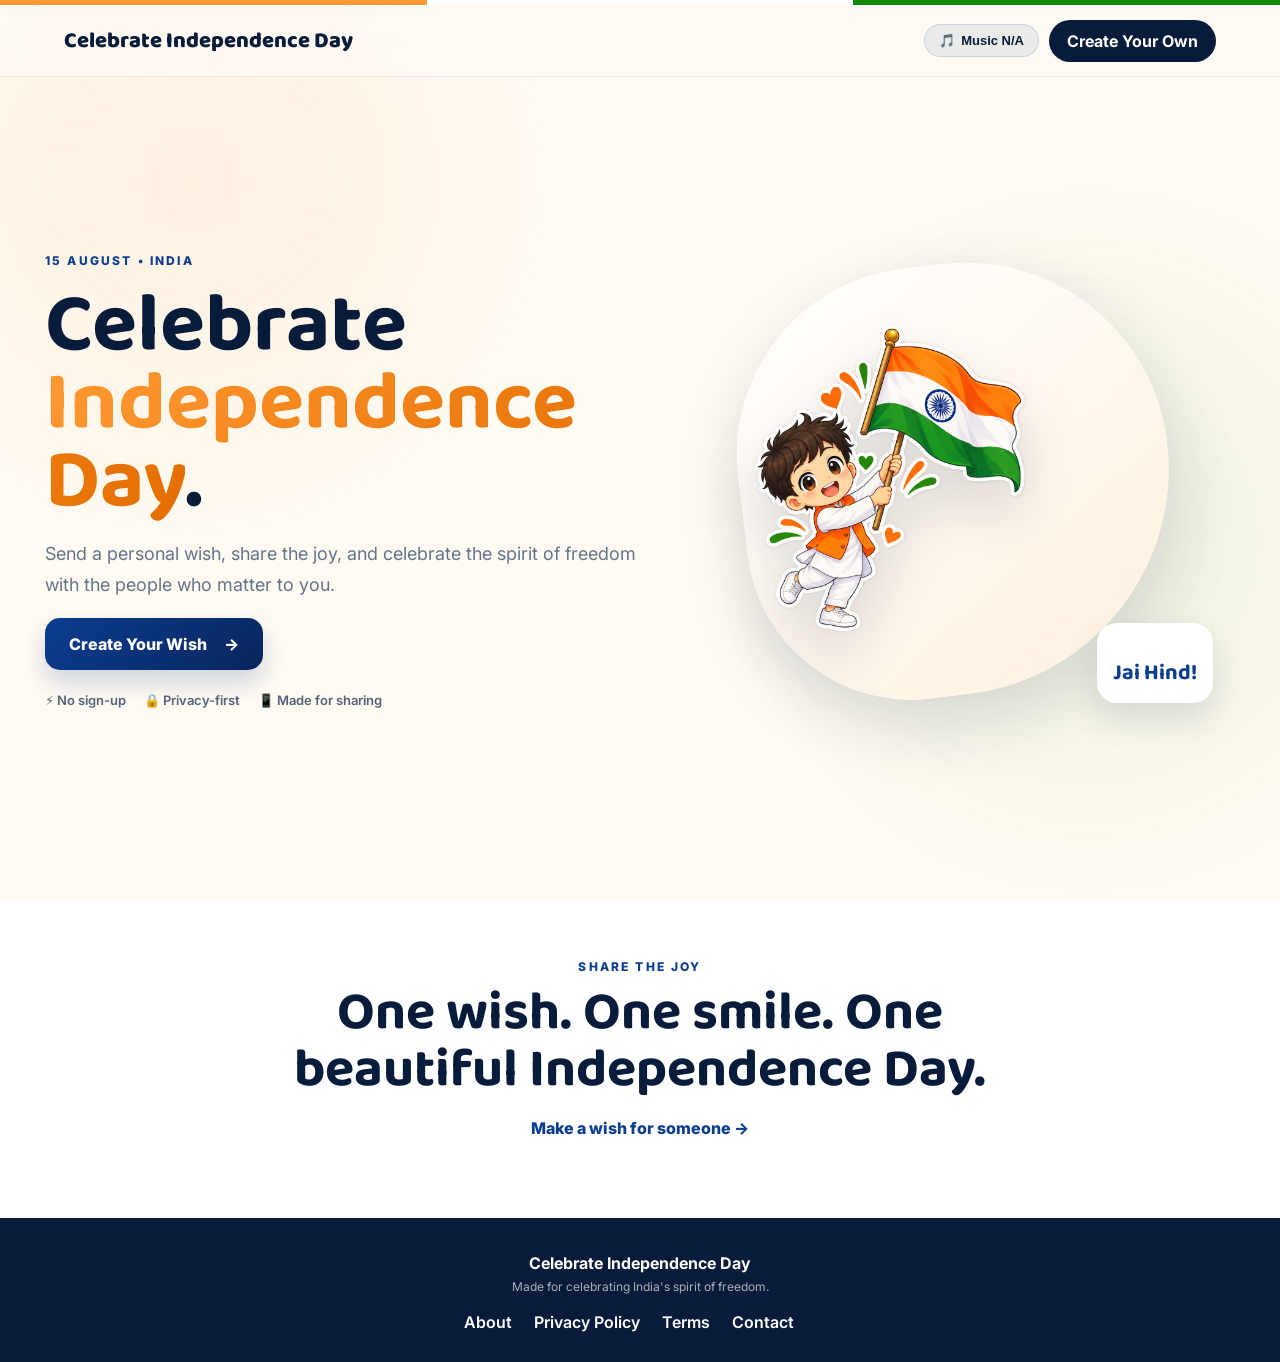
<file: docs/index.html>
<!doctype html>
<html lang="en">
<head>
  <meta charset="utf-8">
  <meta name="viewport" content="width=device-width,initial-scale=1,viewport-fit=cover">
  <meta name="theme-color" content="#0b3d91">
  <meta name="description" content="Celebrate Independence Day with a personalized wish you can share with friends and family. 🇮🇳">
  <meta property="og:title" content="Celebrate Independence Day 🇮🇳">
  <meta property="og:description" content="Open a special Independence Day wish and create your own.">
  <meta property="og:image" content="">
  <meta property="og:type" content="website">
  <meta name="twitter:card" content="summary_large_image">
  <title>Celebrate Independence Day 🇮🇳</title>
  <link rel="icon" href="data:image/svg+xml,<svg xmlns='http://www.w3.org/2000/svg' viewBox='0 0 100 100'><text y='.9em' font-size='90'>🇮🇳</text></svg>">
  <link rel="preconnect" href="https://fonts.googleapis.com">
  <link rel="preconnect" href="https://fonts.gstatic.com" crossorigin>
  <link href="https://fonts.googleapis.com/css2?family=Baloo+2:wght@500;600;700;800&family=Inter:wght@400;500;600;700&display=swap" rel="stylesheet">
  <link rel="stylesheet" href="./style.css">
  <meta name="robots" content="index,follow">
</head>
<body>
  <div class="flag-stripe" aria-hidden="true"></div>

  <header class="topbar">
    <a class="brand" href="./index.html" aria-label="Celebrate Independence Day home"><span>Celebrate Independence Day</span></a>
    <div class="header-actions">
      <button id="audioToggle" class="audio-btn" type="button" aria-label="Toggle ambient music" title="Toggle Music">🎵 <span class="audio-label">Music Off</span></button>
      <a class="nav-cta" href="./create.html">Create Your Own</a>
    </div>
  </header>

  <main>
    <section id="hero" class="hero">
      <div class="hero-copy">
        <span class="eyebrow">15 AUGUST • INDIA </span>
        <h1>Celebrate <span>Independence Day</span>.</h1>
        <p>Send a personal wish, share the joy, and celebrate the spirit of freedom with the people who matter to you.</p>
        <a class="primary-btn" href="./create.html">Create Your Wish <span>→</span></a>
        <div class="trust-row">
          <span>⚡ No sign-up</span>
          <span>🔒 Privacy-first</span>
          <span>📱 Made for sharing</span>
        </div>
      </div>

      <div class="hero-visual" aria-label="Cute child holding the Indian flag">
        <div class="hero-blob"></div>
        <img src="child.png" alt="Cute child holding the Indian flag">
        <div class="hero-sticker"><br><strong>Jai Hind!</strong></div>
      </div>
    </section>

    <section class="home-message">
      <span class="eyebrow">SHARE THE JOY</span>
      <h2>One wish. One smile. One beautiful Independence Day.</h2>
      <a class="secondary-link" href="./create.html">Make a wish for someone →</a>
    </section>
  </main>

  <footer>
    <strong>Celebrate Independence Day</strong>
    <span>Made for celebrating India's spirit of freedom.</span>
    <nav aria-label="Footer navigation">
      <a href="./about.html">About</a>
      <a href="./privacy.html">Privacy Policy</a>
      <a href="./terms.html">Terms</a>
      <a href="./contact.html">Contact</a>
    </nav>
  </footer>

  <section id="shared" class="shared-screen hidden" aria-label="Shared Independence Day wish">
    <div class="shared-inner">
      <div class="shared-badge">🇮🇳 A special wish for you</div>
      <div class="shared-card-shell"><canvas id="sharedCanvas" width="1080" height="1350"></canvas></div>
      <p id="sharedMessage" class="shared-message"></p>
      <a id="createOwnBtn" class="primary-btn" href="./create.html">Create Your Own Wish →</a>
    </div>
  </section>

  <script src="./confetti.js"></script>
  <script src="./storage.js"></script>
  <script src="./app.js"></script>
</body>
</html>
</file>
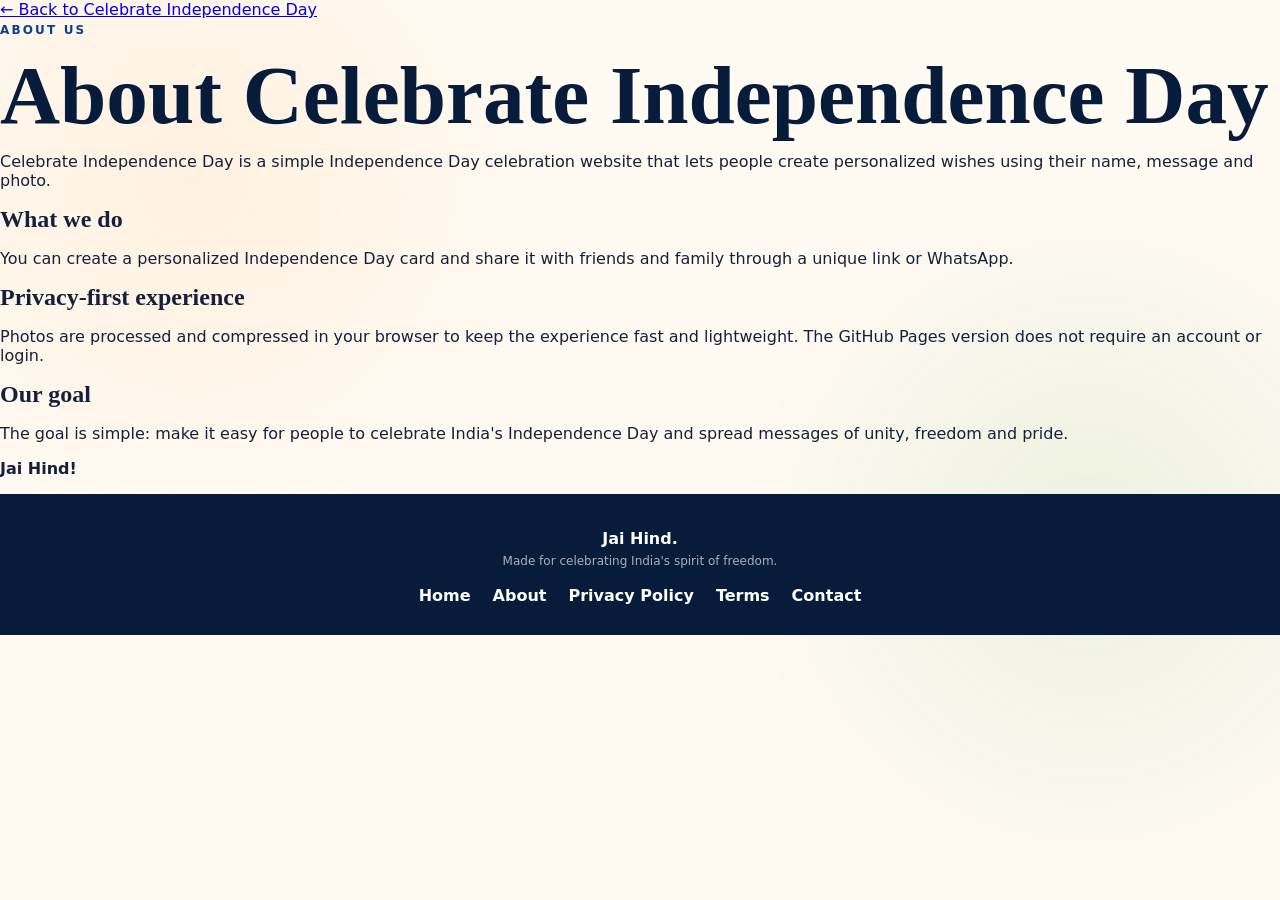
<file: docs/about.html>
<!doctype html>
<html lang="en">
<head>
  <meta charset="utf-8">
  <meta name="viewport" content="width=device-width, initial-scale=1">
  <title>About — Celebrate Independence Day 🇮🇳</title>
  <meta name="description" content="Learn about Celebrate Independence Day, a simple website for creating and sharing personalized Independence Day wishes.">
  <link rel="stylesheet" href="./style.css">
</head>
<body>
  <main class="legal-page">
    <a href="./index.html" class="back-link">← Back to Celebrate Independence Day</a>

    <section class="legal-card">
      <span class="eyebrow">ABOUT US</span>
      <h1>About Celebrate Independence Day </h1>

      <p>
        Celebrate Independence Day is a simple Independence Day celebration website
        that lets people create personalized wishes using their name,
        message and photo.
      </p>

      <h2>What we do</h2>
      <p>
        You can create a personalized Independence Day card and share it
        with friends and family through a unique link or WhatsApp.
      </p>

      <h2>Privacy-first experience</h2>
      <p>
        Photos are processed and compressed in your browser to keep the
        experience fast and lightweight. The GitHub Pages version does
        not require an account or login.
      </p>

      <h2>Our goal</h2>
      <p>
        The goal is simple: make it easy for people to celebrate India's
        Independence Day and spread messages of unity, freedom and pride.
      </p>

      <p><strong>Jai Hind!</strong></p>
    </section>
  </main>
  <footer>
  <strong> Jai Hind.</strong>
  <span>Made for celebrating India's spirit of freedom.</span>

  <nav aria-label="Footer navigation">
    <a href="./index.html">Home</a>
    <a href="./about.html">About</a>
    <a href="./privacy.html">Privacy Policy</a>
    <a href="./terms.html">Terms</a>
    <a href="./contact.html">Contact</a>
  </nav>
</footer>
</body>
</html>
</file>
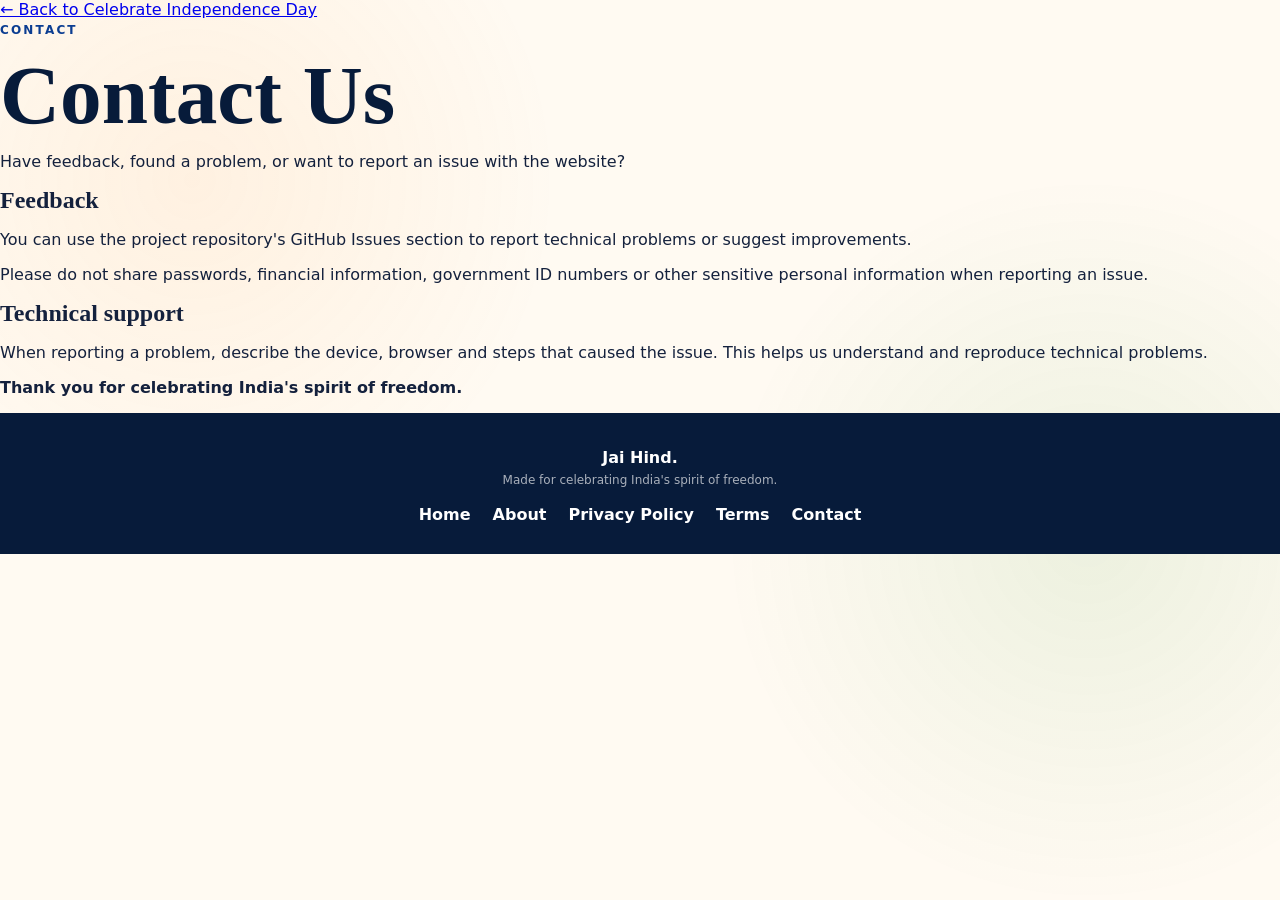
<file: docs/contact.html>
<!doctype html>
<html lang="en">
<head>
  <meta charset="utf-8">
  <meta name="viewport" content="width=device-width, initial-scale=1">
  <title>Contact — Celebrate Independence Day</title>
  <meta name="description" content="Contact Celebrate Independence Day for questions, feedback or website-related concerns.">
  <link rel="stylesheet" href="./style.css">
</head>
<body>
  <main class="legal-page">
    <a href="./index.html" class="back-link">← Back to Celebrate Independence Day</a>

    <section class="legal-card">
      <span class="eyebrow">CONTACT</span>
      <h1>Contact Us</h1>

      <p>
        Have feedback, found a problem, or want to report an issue with
        the website?
      </p>

      <h2>Feedback</h2>
      <p>
        You can use the project repository's GitHub Issues section to report
        technical problems or suggest improvements.
      </p>

      <p>
        Please do not share passwords, financial information, government ID
        numbers or other sensitive personal information when reporting an
        issue.
      </p>

      <h2>Technical support</h2>
      <p>
        When reporting a problem, describe the device, browser and steps
        that caused the issue. This helps us understand and reproduce
        technical problems.
      </p>

      <p><strong>Thank you for celebrating India's spirit of freedom.</strong></p>
    </section>
  </main>
  <footer>
  <strong>Jai Hind.</strong>
  <span>Made for celebrating India's spirit of freedom.</span>

  <nav aria-label="Footer navigation">
    <a href="./index.html">Home</a>
    <a href="./about.html">About</a>
    <a href="./privacy.html">Privacy Policy</a>
    <a href="./terms.html">Terms</a>
    <a href="./contact.html">Contact</a>
  </nav>
</footer>
</body>
</html>
</file>
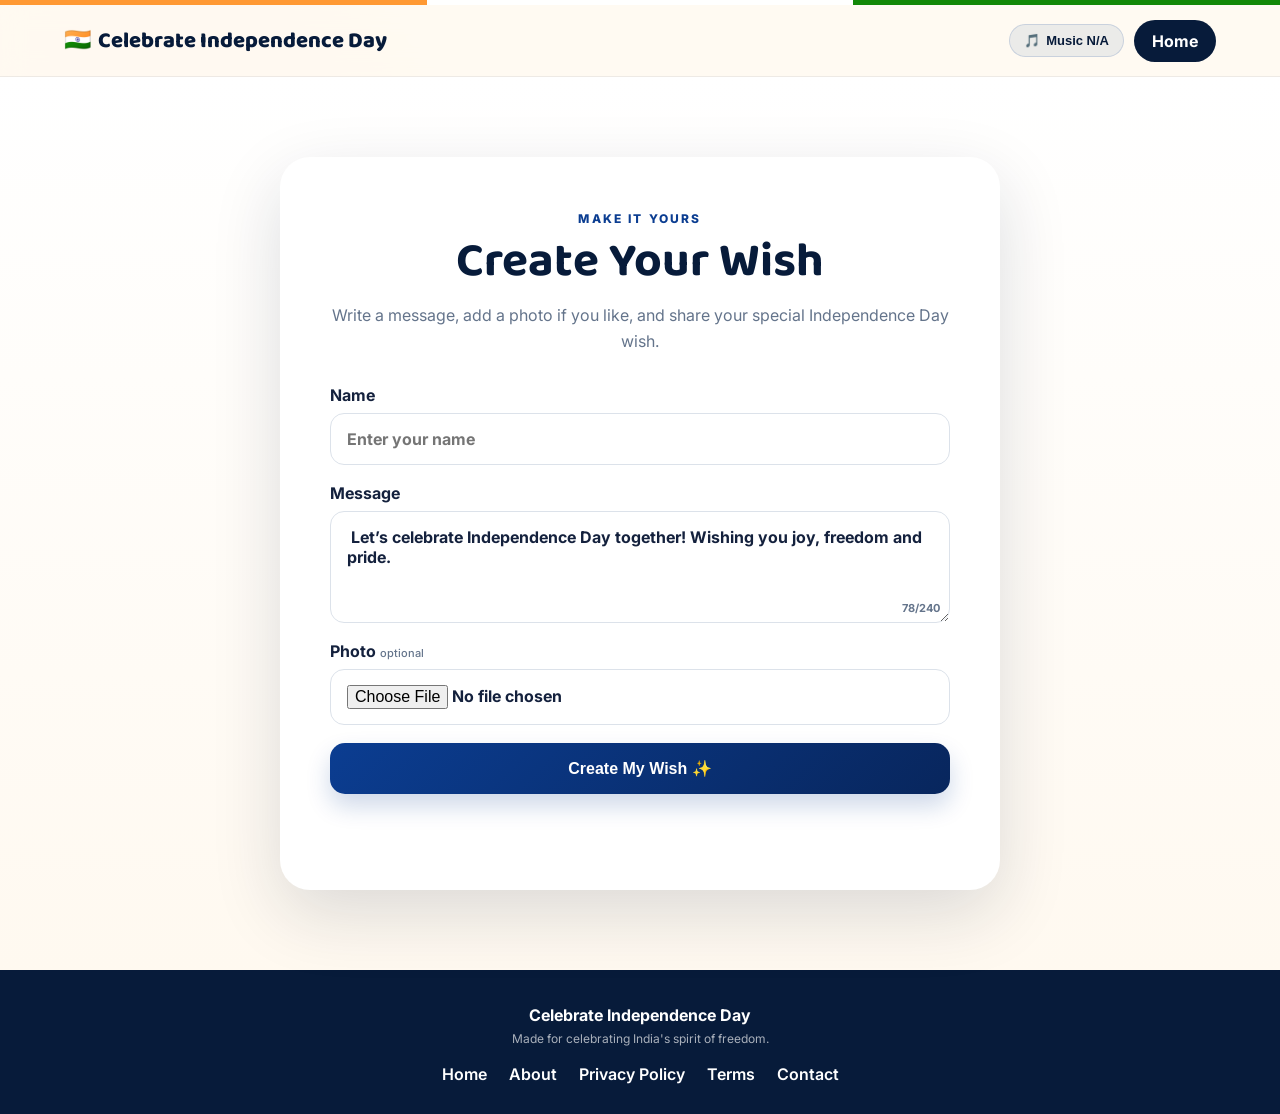
<file: docs/create.html>
<!doctype html>
<html lang="en">
<head>
  <meta charset="utf-8">
  <meta name="viewport" content="width=device-width,initial-scale=1,viewport-fit=cover">
  <meta name="theme-color" content="#0b3d91">
  <meta name="description" content="Create a personalized Independence Day wish and share it with friends and family.">
  <meta property="og:title" content="Create Your Wish — Celebrate Independence Day 🇮🇳">
  <meta property="og:description" content="Create a personalized Independence Day wish and share it with friends and family.">
  <meta property="og:image" content="">
  <meta property="og:type" content="website">
  <meta name="twitter:card" content="summary_large_image">
  <title>Create Your Wish — Celebrate Independence Day 🇮🇳</title>
  <link rel="icon" href="data:image/svg+xml,<svg xmlns='http://www.w3.org/2000/svg' viewBox='0 0 100 100'><text y='.9em' font-size='90'>🇮🇳</text></svg>">
  <link rel="preconnect" href="https://fonts.googleapis.com">
  <link rel="preconnect" href="https://fonts.gstatic.com" crossorigin>
  <link href="https://fonts.googleapis.com/css2?family=Baloo+2:wght@500;600;700;800&family=Inter:wght@400;500;600;700&display=swap" rel="stylesheet">
  <link rel="stylesheet" href="./style.css">
</head>
<body>
  <div class="flag-stripe" aria-hidden="true"></div>
  <header class="topbar">
    <a class="brand" href="./index.html" aria-label="Celebrate Independence Day home">🇮🇳 <span>Celebrate Independence Day</span></a>
    <div class="header-actions">
      <button id="audioToggle" class="audio-btn" type="button" aria-label="Toggle ambient music" title="Toggle Music">🎵 <span class="audio-label">Music Off</span></button>
      <a class="nav-cta" href="./index.html">Home</a>
    </div>
  </header>

  <main>
    <section id="create" class="creator-section create-page">
      <div class="creator">
        <div class="creator-intro">
          <span class="eyebrow">MAKE IT YOURS</span>
          <h1>Create Your Wish </h1>
          <p>Write a message, add a photo if you like, and share your special Independence Day wish.</p>
        </div>
        <form id="wishForm" novalidate>
          <label>Name
            <input id="name" name="name" type="text" maxlength="60" autocomplete="name" placeholder="Enter your name" required>
          </label>
          <label>Message
            <textarea id="message" name="message" maxlength="240" rows="4" placeholder="Write your Independence Day message..." required> Let’s celebrate Independence Day together! Wishing you joy, freedom and pride.</textarea>
            <span class="counter"><span id="counter">0</span>/240</span>
          </label>
          <label>Photo <span class="optional">optional</span>
            <input id="photo" name="photo" type="file" accept="image/jpeg,image/png,image/webp">
          </label>
          <div id="photoPreview" class="photo-preview hidden">
            <img id="previewImage" alt="Selected photo preview">
            <button type="button" id="removePhoto" aria-label="Remove photo">×</button>
          </div>
          <button id="submitBtn" class="primary-btn full" type="submit">Create My Wish ✨</button>
          <p id="formStatus" class="form-status" role="status"></p>
        </form>
      </div>
    </section>

    <section id="result" class="result-section hidden">
      <div class="section-heading">
        <span class="eyebrow">YOUR WISH IS READY</span>
        <h2>Share it with someone special.</h2>
      </div>
      <div class="result-grid">
        <div class="canvas-shell"><canvas id="wishCanvas" width="1080" height="1350"></canvas></div>
        <div class="share-panel">
          <h3>Let's celebrate together </h3>
          <p>Share your special wish on WhatsApp or copy the link. When someone opens it, your wish appears first in full screen.</p>
          <div class="share-link"><input id="shareUrl" readonly><button id="copyBtn" type="button">Copy</button></div>
          <button id="whatsappBtn" class="share-btn whatsapp" type="button">💬 Share on WhatsApp</button>
          <button id="downloadBtn" class="share-btn" type="button">⬇️ Download Card</button>
          <button id="newWishBtn" class="secondary-btn" type="button">Create Another Wish</button>
        </div>
      </div>
    </section>
  </main>

  <footer>
    <strong>Celebrate Independence Day</strong>
    <span>Made for celebrating India's spirit of freedom.</span>
    <nav aria-label="Footer navigation">
      <a href="./index.html">Home</a>
      <a href="./about.html">About</a>
      <a href="./privacy.html">Privacy Policy</a>
      <a href="./terms.html">Terms</a>
      <a href="./contact.html">Contact</a>
    </nav>
  </footer>

  <script src="./confetti.js"></script>
  <script src="./storage.js"></script>
  <script src="./app.js"></script>
</body>
</html>
</file>
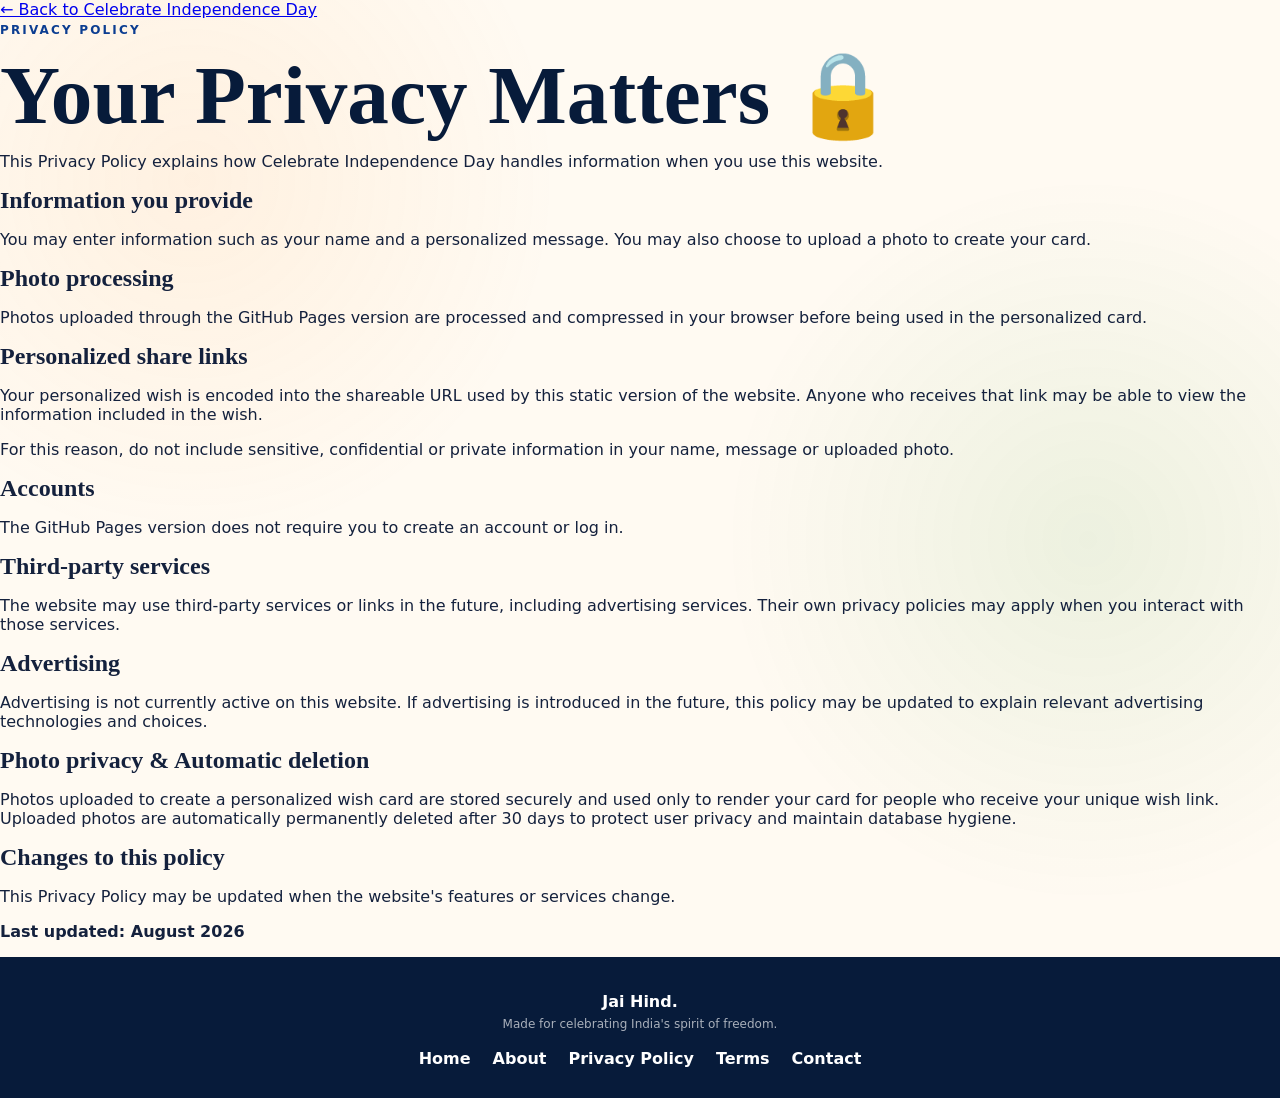
<file: docs/privacy.html>
<!doctype html>
<html lang="en">
<head>
  <meta charset="utf-8">
  <meta name="viewport" content="width=device-width, initial-scale=1">
  <title>Privacy Policy — Celebrate Independence Day</title>
  <meta name="description" content="Privacy Policy for Celebrate Independence Day. Learn how personalized wishes, photos and browser data are handled.">
  <link rel="stylesheet" href="./style.css">
</head>
<body>
  <main class="legal-page">
    <a href="./index.html" class="back-link">← Back to Celebrate Independence Day</a>

    <section class="legal-card">
      <span class="eyebrow">PRIVACY POLICY</span>
      <h1>Your Privacy Matters 🔒</h1>

      <p>
        This Privacy Policy explains how Celebrate Independence Day handles information
        when you use this website.
      </p>

      <h2>Information you provide</h2>
      <p>
        You may enter information such as your name and a personalized
        message. You may also choose to upload a photo to create your card.
      </p>

      <h2>Photo processing</h2>
      <p>
        Photos uploaded through the GitHub Pages version are processed and
        compressed in your browser before being used in the personalized
        card.
      </p>

      <h2>Personalized share links</h2>
      <p>
        Your personalized wish is encoded into the shareable URL used by
        this static version of the website. Anyone who receives that link
        may be able to view the information included in the wish.
      </p>

      <p>
        For this reason, do not include sensitive, confidential or private
        information in your name, message or uploaded photo.
      </p>

      <h2>Accounts</h2>
      <p>
        The GitHub Pages version does not require you to create an account
        or log in.
      </p>

      <h2>Third-party services</h2>
      <p>
        The website may use third-party services or links in the future,
        including advertising services. Their own privacy policies may
        apply when you interact with those services.
      </p>

      <h2>Advertising</h2>
      <p>
        Advertising is not currently active on this website. If advertising
        is introduced in the future, this policy may be updated to explain
        relevant advertising technologies and choices.
      </p>

      <h2>Photo privacy & Automatic deletion</h2>
      <p>
        Photos uploaded to create a personalized wish card are stored securely
        and used only to render your card for people who receive your unique wish link.
        Uploaded photos are automatically permanently deleted after 30 days to protect user privacy
        and maintain database hygiene.
      </p>

      <h2>Changes to this policy</h2>
      <p>
        This Privacy Policy may be updated when the website's features or
        services change.
      </p>

      <p><strong>Last updated: August 2026</strong></p>
    </section>
  </main>

  <footer>
    <strong>Jai Hind.</strong>
    <span>Made for celebrating India's spirit of freedom.</span>

    <nav aria-label="Footer navigation">
      <a href="./index.html">Home</a>
      <a href="./about.html">About</a>
      <a href="./privacy.html">Privacy Policy</a>
      <a href="./terms.html">Terms</a>
      <a href="./contact.html">Contact</a>
    </nav>
  </footer>
</body>
</html>
</file>
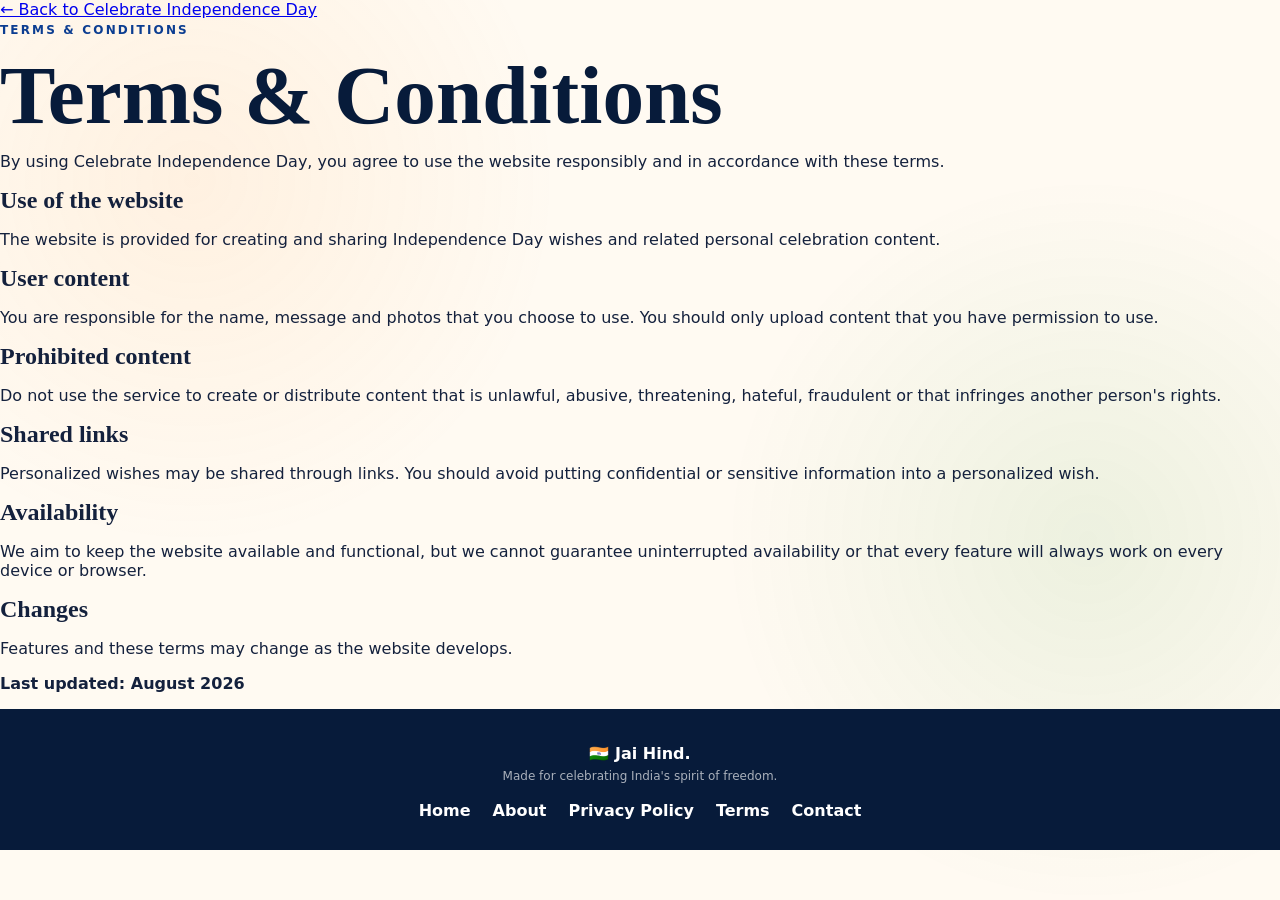
<file: docs/terms.html>
<!doctype html>
<html lang="en">
<head>
  <meta charset="utf-8">
  <meta name="viewport" content="width=device-width, initial-scale=1">
  <title>Terms & Conditions — Celebrate Independence Day</title>
  <meta name="description" content="Terms and Conditions for using Celebrate Independence Day.">
  <link rel="stylesheet" href="./style.css">
</head>
<body>
  <main class="legal-page">
    <a href="./index.html" class="back-link">← Back to Celebrate Independence Day</a>

    <section class="legal-card">
      <span class="eyebrow">TERMS & CONDITIONS</span>
      <h1>Terms & Conditions</h1>

      <p>
        By using Celebrate Independence Day, you agree to use the website responsibly and
        in accordance with these terms.
      </p>

      <h2>Use of the website</h2>
      <p>
        The website is provided for creating and sharing Independence Day
        wishes and related personal celebration content.
      </p>

      <h2>User content</h2>
      <p>
        You are responsible for the name, message and photos that you choose
        to use. You should only upload content that you have permission to
        use.
      </p>

      <h2>Prohibited content</h2>
      <p>
        Do not use the service to create or distribute content that is
        unlawful, abusive, threatening, hateful, fraudulent or that
        infringes another person's rights.
      </p>

      <h2>Shared links</h2>
      <p>
        Personalized wishes may be shared through links. You should avoid
        putting confidential or sensitive information into a personalized
        wish.
      </p>

      <h2>Availability</h2>
      <p>
        We aim to keep the website available and functional, but we cannot
        guarantee uninterrupted availability or that every feature will
        always work on every device or browser.
      </p>

      <h2>Changes</h2>
      <p>
        Features and these terms may change as the website develops.
      </p>

      <p><strong>Last updated: August 2026</strong></p>
    </section>
  </main>
  <footer>
  <strong>🇮🇳 Jai Hind.</strong>
  <span>Made for celebrating India's spirit of freedom.</span>

  <nav aria-label="Footer navigation">
    <a href="./index.html">Home</a>
    <a href="./about.html">About</a>
    <a href="./privacy.html">Privacy Policy</a>
    <a href="./terms.html">Terms</a>
    <a href="./contact.html">Contact</a>
  </nav>
</footer>
</body>
</html>
</file>
<file: docs/style.css>
/* ============================================================
   CSS Custom Properties & Global Reset
   ============================================================ */
:root {
  --navy: #071b3a;
  --blue: #0b3d91;
  --saffron: #ff9933;
  --green: #138808;
  --cream: #fffaf2;
  --ink: #14213d;
  --muted: #64748b;
  --white: #fff;
  --shadow: 0 24px 70px rgba(7, 27, 58, 0.14);
  font-family: Inter, system-ui, sans-serif;
}

* {
  box-sizing: border-box;
}

html {
  scroll-behavior: smooth;
}

body {
  margin: 0;
  background: var(--cream);
  color: var(--ink);
  overflow-x: hidden;
}

/* Subtle radial ambient background glow */
body::before {
  content: "";
  position: fixed;
  inset: 0;
  pointer-events: none;
  background:
    radial-gradient(circle at 15% 20%, rgba(255, 153, 51, 0.09), transparent 28%),
    radial-gradient(circle at 85% 60%, rgba(19, 136, 8, 0.08), transparent 30%);
  z-index: -1;
}

/* ============================================================
   Flag Stripe & Header
   ============================================================ */
.flag-stripe {
  height: 5px;
  background: linear-gradient(
    90deg,
    var(--saffron) 0 33.33%,
    #fff 33.33% 66.66%,
    var(--green) 66.66%
  );
}

.topbar {
  height: 72px;
  display: flex;
  align-items: center;
  justify-content: space-between;
  padding: 0 clamp(16px, 5vw, 70px);
  background: rgba(255, 250, 242, 0.9);
  backdrop-filter: blur(12px);
  position: sticky;
  top: 0;
  z-index: 20;
  border-bottom: 1px solid rgba(20, 33, 61, 0.07);
}

.brand {
  font-family: "Baloo 2";
  font-size: 22px;
  font-weight: 800;
  text-decoration: none;
  color: var(--navy);
  display: flex;
  align-items: center;
  gap: 7px;
}

.nav-cta {
  border: 0;
  background: var(--navy);
  color: #fff;
  padding: 11px 18px;
  border-radius: 999px;
  font-weight: 700;
  text-decoration: none;
}

.header-actions {
  display: flex;
  align-items: center;
  gap: 10px;
}

/* ============================================================
   Audio Button
   ============================================================ */
.audio-btn {
  background: rgba(11, 61, 145, 0.08);
  border: 1px solid rgba(11, 61, 145, 0.15);
  color: var(--navy);
  padding: 8px 14px;
  border-radius: 999px;
  font-weight: 700;
  font-size: 13px;
  cursor: pointer;
  display: flex;
  align-items: center;
  gap: 6px;
  transition: all 0.2s ease;
}

.audio-btn:hover {
  background: rgba(11, 61, 145, 0.14);
}

.audio-btn.playing {
  background: var(--saffron);
  color: #fff;
  border-color: var(--saffron);
}

/* ============================================================
   Hero Section
   ============================================================ */
.hero {
  min-height: calc(100vh - 77px);
  display: grid;
  grid-template-columns: 1.05fr 0.95fr;
  align-items: center;
  gap: 10px;
  max-width: 1250px;
  margin: auto;
  padding: 50px 30px 70px;
  position: relative;
}

.hero-copy {
  position: relative;
  z-index: 2;
}

.eyebrow {
  font-size: 12px;
  letter-spacing: 0.18em;
  font-weight: 800;
  color: var(--blue);
}

h1, h2, h3 {
  font-family: "Baloo 2";
  margin: 0;
}

h1 {
  font-size: clamp(48px, 6.5vw, 84px);
  line-height: 0.94;
  color: var(--navy);
  margin: 18px 0;
}

h1 span {
  background: linear-gradient(110deg, var(--saffron), #e46e00);
  -webkit-background-clip: text;
  color: transparent;
}

.hero-copy p {
  font-size: 18px;
  line-height: 1.7;
  max-width: 650px;
  color: var(--muted);
}

.trust-row {
  display: flex;
  gap: 18px;
  flex-wrap: wrap;
  margin-top: 22px;
  color: #53637b;
  font-size: 13px;
  font-weight: 600;
}

/* ============================================================
   Hero Visual
   ============================================================ */
.hero-visual {
  height: 560px;
  position: relative;
  display: grid;
  place-items: center;
}

.hero-visual img {
  position: relative;
  z-index: 2;
  width: min(470px, 92%);
  height: auto;
  display: block;
  margin: 0 auto;
  transform: translateX(25px);
  filter: drop-shadow(0 28px 28px rgba(7, 27, 58, 0.14));
}

.hero-blob {
  position: absolute;
  width: 430px;
  height: 430px;
  border-radius: 48% 52% 58% 42%;
  background: linear-gradient(145deg, #fff, #fff1df);
  box-shadow: var(--shadow);
  transform: rotate(-7deg);
}

.hero-sticker {
  position: absolute;
  z-index: 3;
  right: 4%;
  bottom: 10%;
  background: #fff;
  border-radius: 20px;
  padding: 12px 16px;
  text-align: center;
  box-shadow: 0 15px 35px rgba(7, 27, 58, 0.13);
  color: var(--blue);
}

.hero-sticker strong {
  font-family: "Baloo 2";
  font-size: 22px;
}

/* ============================================================
   Home Message Section
   ============================================================ */
.home-message {
  padding: 55px 20px 80px;
  text-align: center;
  background: #fff;
}

.home-message h2 {
  font-size: clamp(34px, 5vw, 54px);
  line-height: 1.05;
  max-width: 780px;
  margin: 10px auto 20px;
  color: var(--navy);
}

.secondary-link {
  color: var(--blue);
  font-weight: 800;
  text-decoration: none;
}

.secondary-link:hover {
  text-decoration: underline;
}

/* ============================================================
   Buttons
   ============================================================ */
.primary-btn {
  display: inline-block;
  border: 0;
  border-radius: 15px;
  background: linear-gradient(135deg, var(--blue), #08265d);
  color: #fff;
  padding: 16px 24px;
  font-weight: 800;
  font-size: 16px;
  cursor: pointer;
  box-shadow: 0 12px 25px rgba(11, 61, 145, 0.2);
  transition: 0.2s;
  text-decoration: none;
}

.primary-btn:hover {
  transform: translateY(-2px);
}

.primary-btn span {
  margin-left: 14px;
}

.full {
  width: 100%;
}

/* ============================================================
   Creator / Form Section
   ============================================================ */
.creator-section {
  background: linear-gradient(180deg, #fff, #fff9f0);
  padding: 80px 20px;
}

.create-page {
  min-height: calc(100vh - 77px);
  display: flex;
  align-items: center;
  justify-content: center;
}

.creator {
  max-width: 720px;
  width: 100%;
  margin: auto;
  background: #fff;
  border-radius: 30px;
  padding: clamp(24px, 5vw, 50px);
  box-shadow: var(--shadow);
}

.creator-intro {
  text-align: center;
  margin-bottom: 30px;
}

.creator-intro h1 {
  font-size: 48px;
  line-height: 1.05;
  margin: 10px 0;
}

.creator-intro p {
  color: var(--muted);
  line-height: 1.6;
}

form label {
  display: block;
  font-weight: 700;
  margin: 18px 0;
  position: relative;
}

input,
textarea {
  display: block;
  width: 100%;
  margin-top: 8px;
  padding: 15px 16px;
  border: 1px solid #dce2ea;
  border-radius: 14px;
  font: inherit;
  color: var(--ink);
  background: #fff;
  outline: none;
}

input:focus,
textarea:focus {
  border-color: var(--blue);
  box-shadow: 0 0 0 4px rgba(11, 61, 145, 0.08);
}

textarea {
  resize: vertical;
}

.optional {
  font-size: 11px;
  color: var(--muted);
  font-weight: 500;
}

.counter {
  position: absolute;
  right: 10px;
  bottom: 8px;
  font-size: 11px;
  color: var(--muted);
}

/* ============================================================
   Photo Preview
   ============================================================ */
.photo-preview {
  position: relative;
  width: 110px;
  margin: 10px 0 20px;
}

.photo-preview img {
  width: 110px;
  height: 110px;
  object-fit: cover;
  border-radius: 18px;
  border: 4px solid #fff;
  box-shadow: 0 8px 20px rgba(0, 0, 0, 0.12);
}

.photo-preview button {
  position: absolute;
  right: -8px;
  top: -8px;
  border: 0;
  width: 28px;
  height: 28px;
  border-radius: 50%;
  background: var(--navy);
  color: #fff;
  cursor: pointer;
}

.hidden {
  display: none !important;
}

.form-status {
  min-height: 20px;
  text-align: center;
  color: #c2410c;
  font-size: 13px;
}

/* ============================================================
   Theme Selector
   ============================================================ */
.theme-selector-group {
  margin: 22px 0;
}

.theme-label-title {
  display: block;
  font-weight: 700;
  font-size: 14px;
  color: var(--ink);
  margin-bottom: 10px;
}

.theme-grid {
  display: grid;
  grid-template-columns: repeat(auto-fit, minmax(130px, 1fr));
  gap: 10px;
}

.theme-card {
  display: flex;
  flex-direction: column;
  align-items: center;
  gap: 8px;
  padding: 12px 10px;
  border: 2px solid #e2e8f0;
  border-radius: 16px;
  cursor: pointer;
  transition: all 0.2s ease;
  background: #fff;
  text-align: center;
}

.theme-card input {
  display: none;
}

.theme-swatch {
  width: 100%;
  height: 38px;
  border-radius: 10px;
  display: block;
}

.classic-swatch {
  background: linear-gradient(135deg, var(--saffron), #fff, var(--green));
}

.saffron-swatch {
  background: linear-gradient(135deg, #ff9933, #d97706);
}

.gold-swatch {
  background: linear-gradient(135deg, #071b3a, #b45309, #f59e0b);
}

.glass-swatch {
  background: linear-gradient(135deg, #e2e8f0, #38bdf8, #818cf8);
}

.theme-name {
  font-size: 12px;
  font-weight: 700;
  color: var(--navy);
}

.theme-card:hover {
  border-color: var(--blue);
  transform: translateY(-2px);
}

.theme-card.active {
  border-color: var(--blue);
  background: rgba(11, 61, 145, 0.04);
  box-shadow: 0 4px 12px rgba(11, 61, 145, 0.12);
}

/* ============================================================
   Result Section
   ============================================================ */
.result-section {
  background: #f7f9fc;
  padding: 80px 20px;
}

.section-heading {
  text-align: center;
  max-width: 720px;
  margin: 0 auto 40px;
}

.section-heading h2 {
  font-size: clamp(34px, 5vw, 54px);
  line-height: 1.05;
  color: var(--navy);
  margin-top: 10px;
}

.result-grid {
  max-width: 1050px;
  margin: auto;
  display: grid;
  grid-template-columns: minmax(280px, 560px) 1fr;
  gap: 45px;
  align-items: center;
}

.canvas-shell {
  background: #fff;
  border-radius: 26px;
  padding: 10px;
  box-shadow: var(--shadow);
  max-width: 560px;
  margin: auto;
}

.canvas-shell canvas {
  width: 100%;
  height: auto;
  display: block;
  border-radius: 18px;
}

.share-panel {
  padding: 10px;
}

.share-panel h3 {
  font-size: 34px;
}

.share-panel p {
  color: var(--muted);
  line-height: 1.65;
}

.share-link {
  display: flex;
  gap: 8px;
  margin: 22px 0;
}

.share-link input {
  margin: 0;
  min-width: 0;
}

.share-link button {
  border: 0;
  border-radius: 14px;
  background: #eaf0fb;
  color: var(--blue);
  font-weight: 800;
  padding: 0 16px;
  cursor: pointer;
}

.share-btn,
.secondary-btn {
  width: 100%;
  padding: 15px;
  border-radius: 14px;
  border: 1px solid #dce2ea;
  background: #fff;
  font-weight: 800;
  margin-top: 10px;
  cursor: pointer;
}

.whatsapp {
  background: #168f3b;
  color: #fff;
  border-color: #168f3b;
}

.secondary-btn {
  color: var(--blue);
}

/* ============================================================
   Shared Wish Screen (full-screen overlay)
   ============================================================ */
.shared-screen {
  position: fixed;
  inset: 0;
  z-index: 100;
  background: linear-gradient(145deg, #fffaf2, #fff 55%, #eef7ee);
  overflow: auto;
  display: flex;
  align-items: center;
  justify-content: center;
  padding: 30px 18px;
}

.shared-inner {
  width: min(520px, 100%);
  display: flex;
  flex-direction: column;
  align-items: center;
  gap: 14px;
  text-align: center;
}

.shared-badge {
  background: #fff2e4;
  color: #b75c00;
  padding: 9px 14px;
  border-radius: 999px;
  font-size: 12px;
  font-weight: 800;
}

.shared-card-shell {
  width: min(410px, 92vw);
  background: #fff;
  border-radius: 26px;
  padding: 8px;
  box-shadow: 0 25px 80px rgba(7, 27, 58, 0.18);
}

.shared-card-shell canvas {
  display: block;
  width: 100%;
  height: auto;
  border-radius: 19px;
}

.shared-message {
  max-width: 430px;
  margin: 0;
  color: var(--muted);
  font-size: 14px;
  line-height: 1.5;
  display: -webkit-box;
  -webkit-line-clamp: 3;
  -webkit-box-orient: vertical;
  overflow: hidden;
}

.shared-screen .primary-btn {
  margin-top: 2px;
}

/* When shared wish is active, hide all other page content */
.shared-mode {
  overflow: hidden;
}

.shared-mode .topbar,
.shared-mode main,
.shared-mode footer {
  display: none;
}

/* ============================================================
   Footer
   ============================================================ */
footer {
  padding: 35px 20px 30px;
  text-align: center;
  display: flex;
  flex-direction: column;
  gap: 6px;
  background: var(--navy);
  color: #fff;
}

footer span {
  opacity: 0.65;
  font-size: 12px;
}

footer nav {
  display: grid;
  grid-template-columns: repeat(5, max-content);
  justify-content: center;
  column-gap: 22px;
  row-gap: 12px;
  margin-top: 12px;
}

footer nav a {
  display: inline-block;
  color: #fff;
  text-decoration: none;
  font-weight: 600;
  white-space: nowrap;
}

footer nav a:hover {
  text-decoration: underline;
}

/* ============================================================
   Responsive: Tablet (≤820px)
   ============================================================ */
@media (max-width: 820px) {
  .hero {
    grid-template-columns: 1fr;
    text-align: center;
    padding: 35px 18px 50px;
  }

  .hero-copy p {
    margin: 0 auto;
  }

  .hero-visual {
    height: 430px;
  }

  .hero-blob {
    width: 340px;
    height: 340px;
  }

  .hero-visual img {
    width: min(360px, 92%);
  }

  .hero-sticker {
    right: 5%;
    bottom: 3%;
  }

  .trust-row {
    justify-content: center;
  }

  .result-grid {
    grid-template-columns: 1fr;
  }
}

/* ============================================================
   Responsive: Mobile (≤520px)
   ============================================================ */
@media (max-width: 520px) {
  .topbar {
    height: 64px;
  }

  .brand span {
    font-size: 16px;
    line-height: 1;
  }

  .nav-cta {
    padding: 9px 13px;
    font-size: 12px;
  }

  .hero {
    min-height: calc(100vh - 69px);
    padding: 30px 16px 40px;
  }

  .hero-visual {
    height: 330px;
  }

  .hero-blob {
    width: 270px;
    height: 270px;
  }

  .hero-visual img {
    width: 290px;
  }

  .hero-sticker {
    right: 0;
    bottom: 0;
    padding: 8px 12px;
  }

  .hero-sticker strong {
    font-size: 18px;
  }

  .creator {
    border-radius: 22px;
    padding: 22px;
  }

  .creator-intro h1 {
    font-size: 38px;
  }

  .creator-section,
  .result-section {
    padding-left: 15px;
    padding-right: 15px;
  }

  .shared-screen {
    padding: 14px 12px;
  }

  .shared-inner {
    gap: 9px;
  }

  .shared-card-shell {
    width: min(360px, 94vw);
  }

  .shared-message {
    font-size: 13px;
  }
}

/* ============================================================
   Responsive: Legal pages (≤600px)
   ============================================================ */
@media (max-width: 600px) {
  .legal-page {
    padding: 70px 14px 30px;
  }

  .legal-card {
    padding: 24px 18px;
    border-radius: 18px;
  }

  .legal-card h1 {
    font-size: 28px;
  }

  .legal-card h2 {
    font-size: 20px;
  }

  .audio-label {
    display: none;
  }

  .audio-btn {
    padding: 8px 10px;
  }

  footer nav {
    grid-template-columns: repeat(3, max-content);
    column-gap: 18px;
  }

  .theme-grid {
    grid-template-columns: 1fr 1fr;
  }
}

/* ============================================================
   Accessibility: Reduced Motion
   ============================================================ */
@media (prefers-reduced-motion: reduce) {
  html {
    scroll-behavior: auto;
  }

  .primary-btn {
    transition: none;
  }
}
</file>
